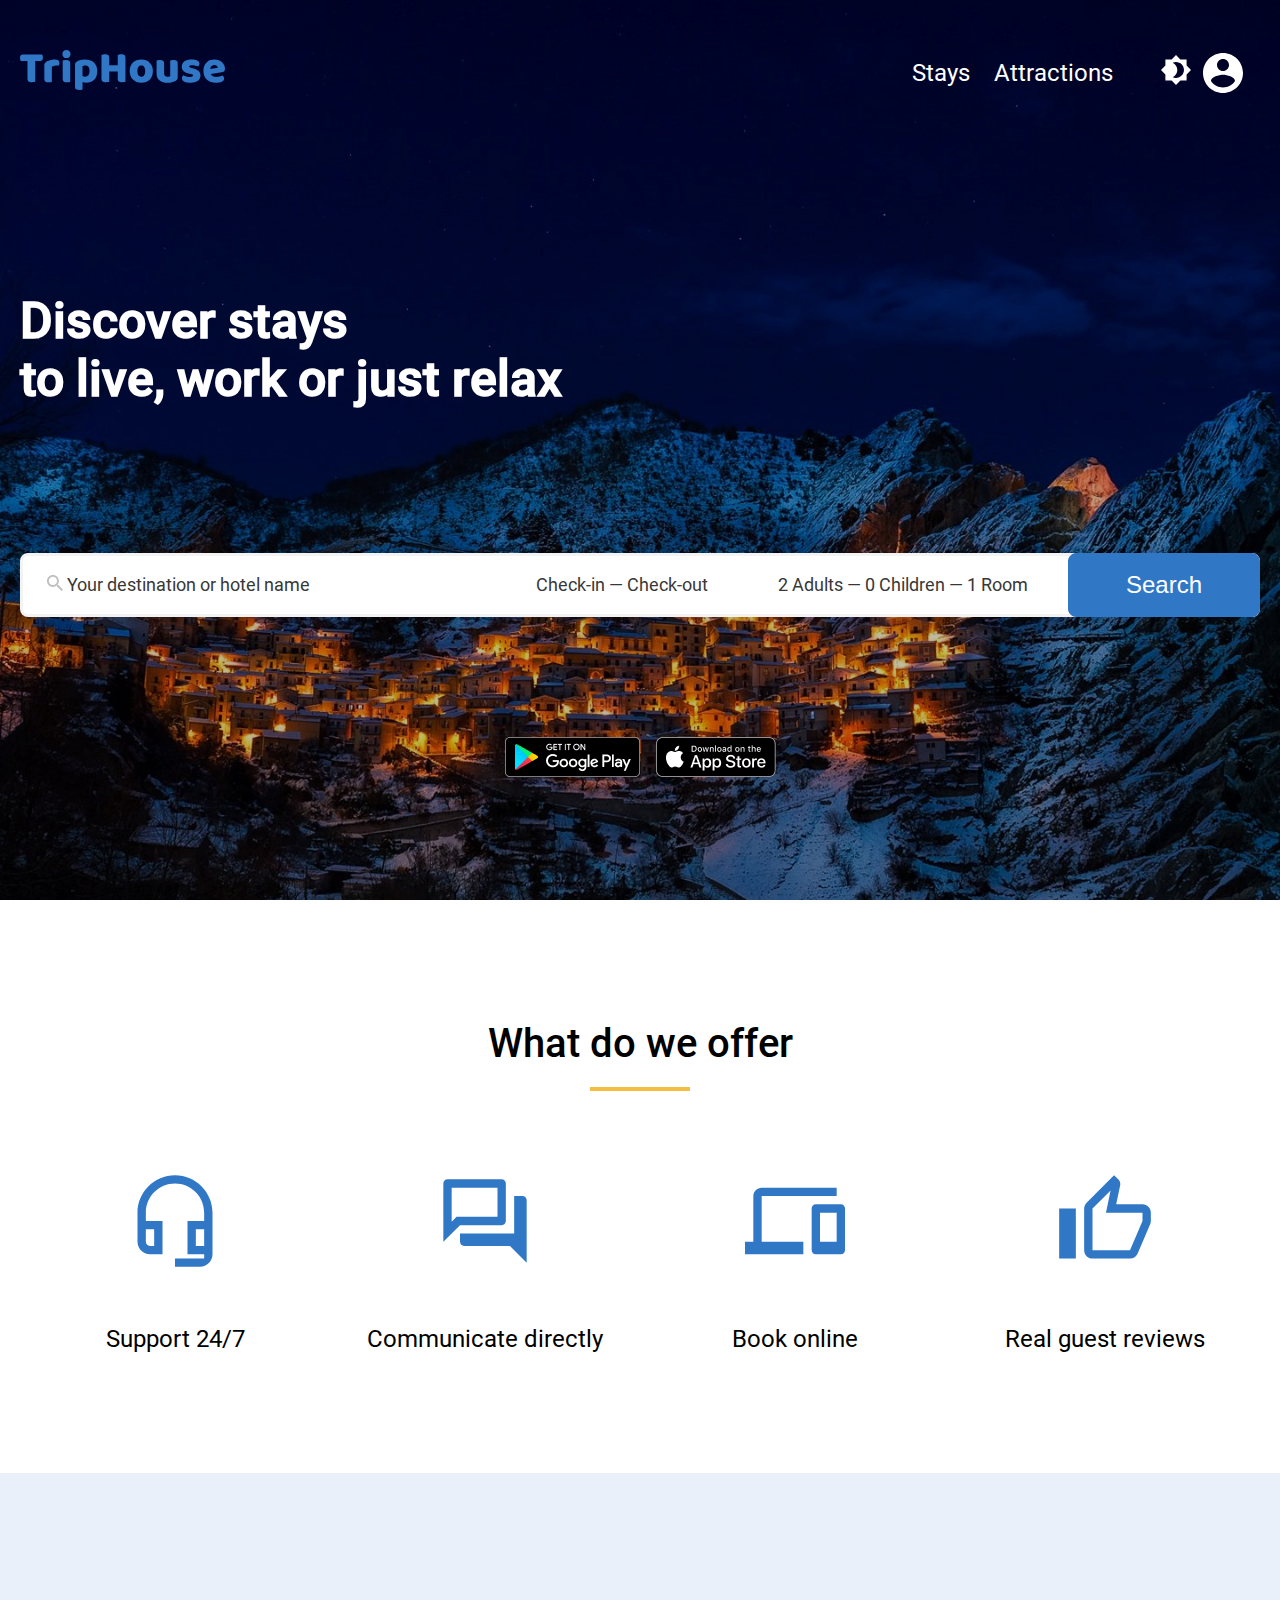
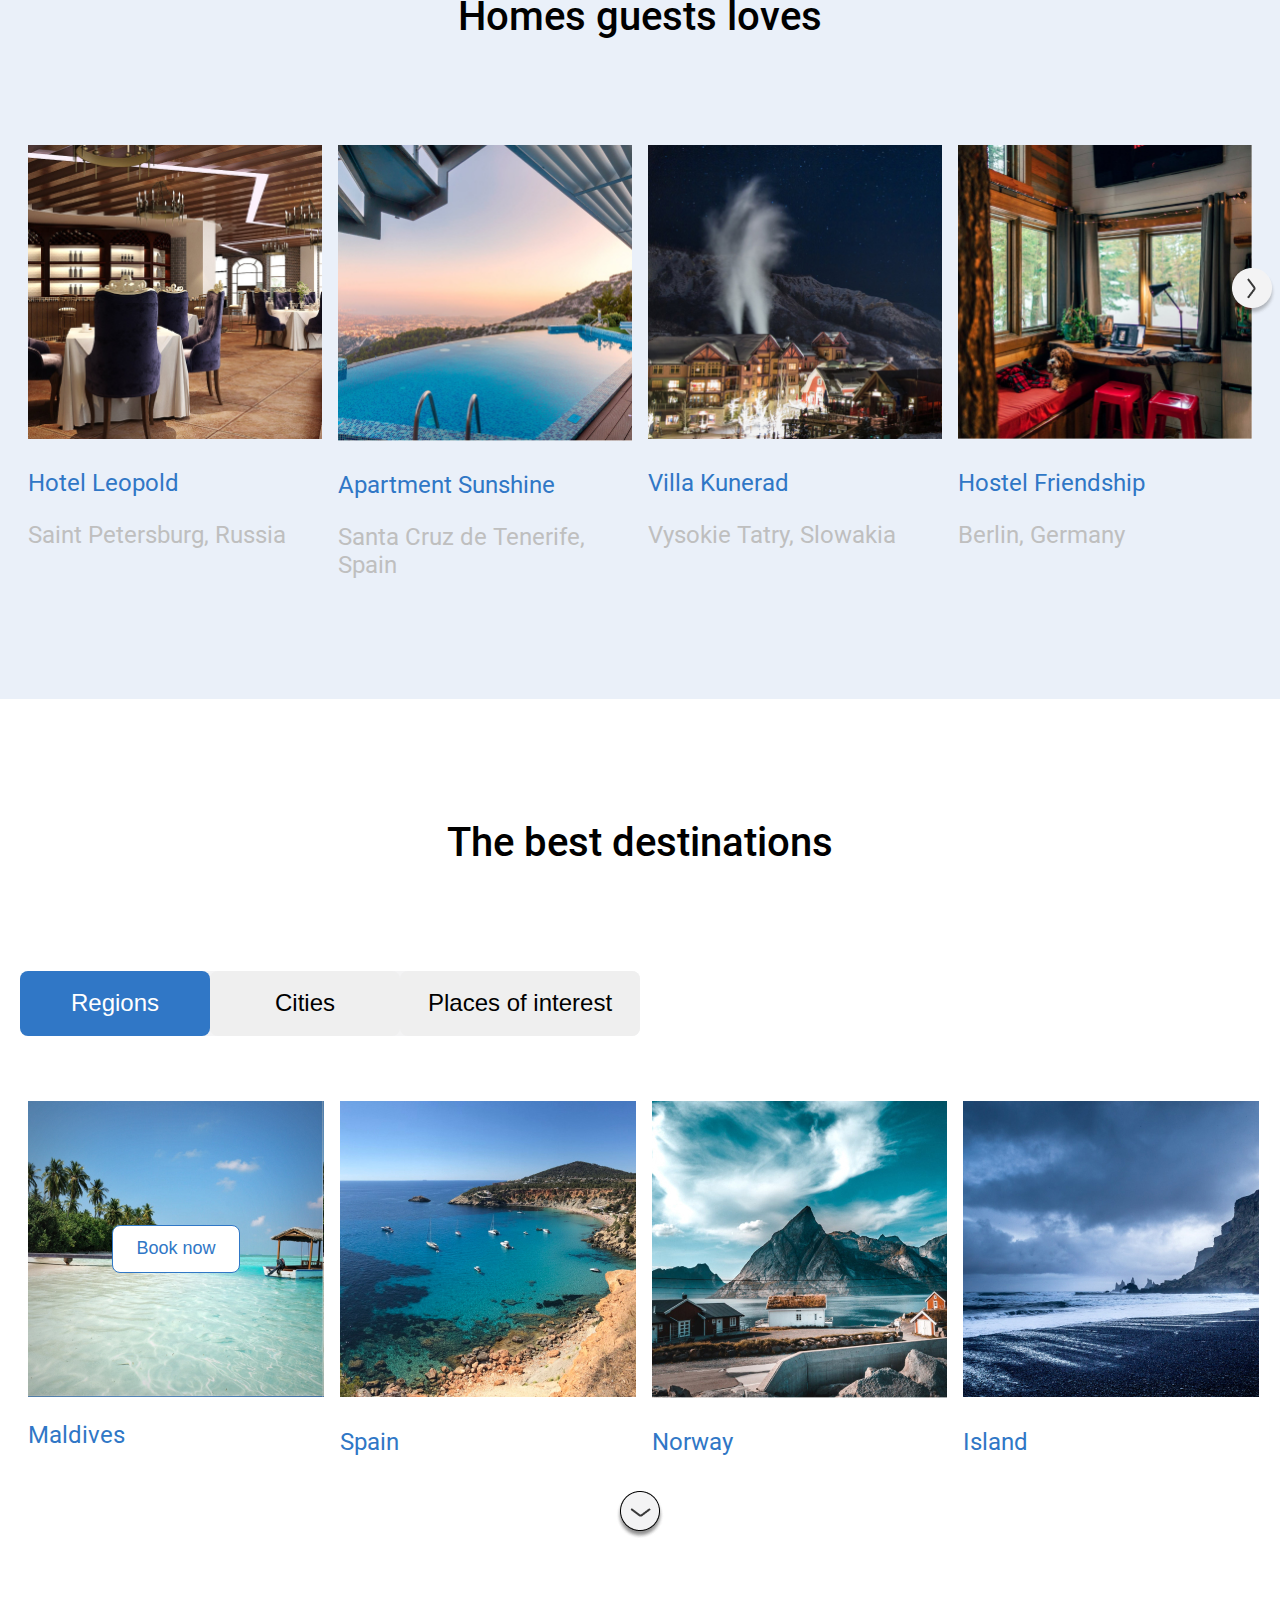
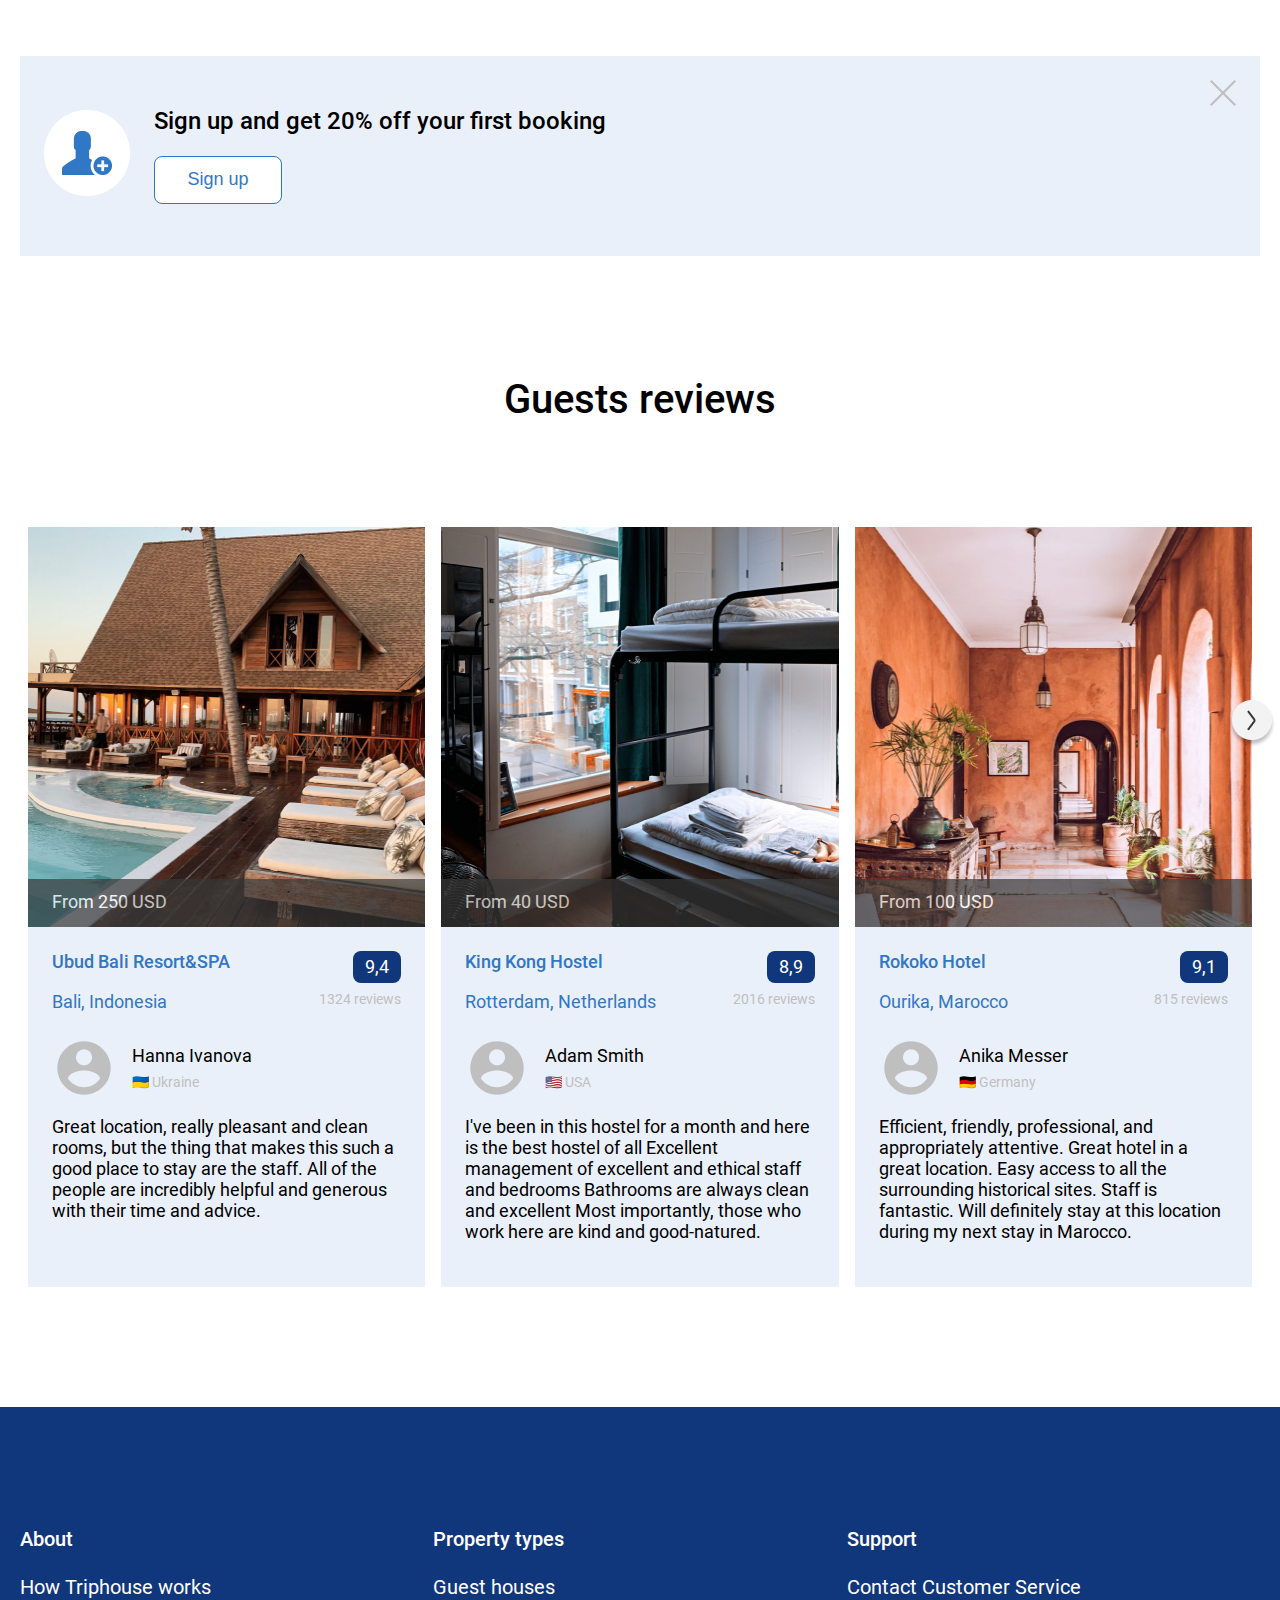
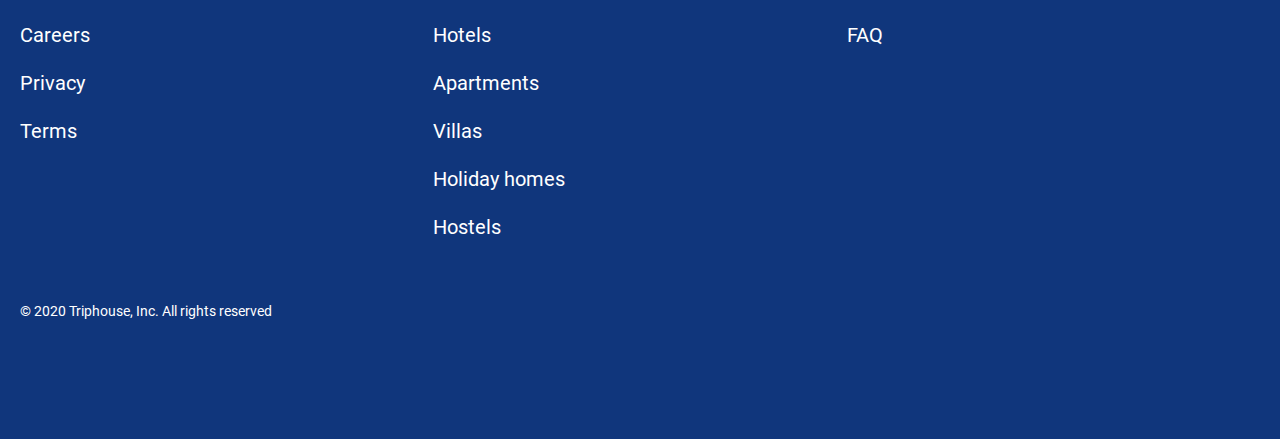
<file: index.html>
<!DOCTYPE html>
<html lang="en">
<head>
    <meta charset="UTF-8">
    <meta name="viewport" content="width=device-width, initial-scale=1.0">
    <title>Title</title>
    <link rel="stylesheet" href="./styles/styles.css">
</head>
<body>
<div class="wrapper">
<header class="header">
    <div class="header-content">
        <nav class="header-logo col-xl-12 col-sm-12">
            <div>
                <img src="./images/logo.svg" alt="logo">
            </div>
            <div class="header-menu">

                <div class="header-links">
                    <div class="underline-stays">
                        <p>Stays</p>
                    </div>
                    <div class="underline-attractions">
                        <p>Attractions</p>
                    </div>
                </div>

                <div class="header-img">
                    <div class="image-sun">
                        <img src="./images/Night.svg" alt="night">
                    </div>
                    <img src="./images/AccountHeader.svg" alt="account">
                    <div class="humburger-menu">
                        <div class="humburger"></div>
                        <div class="humburger"></div>
                        <div class="humburger"></div>
                    </div>
                </div>
            </div>

        </nav>
        <div class="font-bold col-xl-12 col-sm-12">
            <h1>Discover stays<br>
                to live, work or just relax
            </h1>
        </div>
        <div class="form-search col-sm-12">
            <form class="header-search col-xl-12 col-sm-12">
                <div class="search-block col-sm-12">
                        <div class="label-block">
                            <img src="./images/Vector.svg" alt="vector">
                            <label>Your destination or hotel name</label>
                        </div>
                        <div class="input-block">
                            <input type="text" name="search-input" placeholder="New York">
                        </div>
                </div>
                <div class="search-data col-sm-12">
                    <div class="data-label">
                        <label>Check-in — Check-out</label>
                    </div>

                    <div class="data-label-2">
                        <div class="col-sm-6">Check-in data</div>
                        <div class="col-sm-6">Check-out data</div>
                    </div>

                    <div class="data-block col-sm-12">
                        <input class="col-sm-6" type="text" name="data-in" placeholder="Tue 15 Sept" >
                        <span>&nbsp—&nbsp</span>
                        <input class="col-sm-6" type="text" name="data-out" placeholder="Sat 19 Sept" >
                    </div>
                </div>
                <div class="filter-block col-sm-12">
                    <div class="filter-label">
                        <label>2 Adults — 0 Children — 1 Room</label>
                    </div>
                    <div class="filter-input">
                        <input type="text" name="filter-abults" placeholder="2 Adults">
                        <span>&nbsp—&nbsp</span>
                        <input type="text" name="filter-children" class="filter-children" placeholder="0 Children">
                        <span>&nbsp—&nbsp</span>
                        <input type="text" name="filter-room" placeholder="1 Room">
                    </div>
                </div>
                <div class="filter-input-2 col-sm-12">
                    <div class="col-sm-6">
                        <span>Adults<p>2</p></span>
                    </div>
                    <hr>
                    <div class="col-sm-6">
                        <span>Children<p>0</p></span>
                    </div>
                    <hr>
                    <div class="col-sm-6">
                        <span>Rooms<p>1</p></span>
                    </div>
                </div>
                <div class="header-button col-sm-12">
                    <button class="button-blue ">Search</button>
                </div>
            </form>
        </div>
        <div class="header-apps col-xl-12">
            <img src="./images/google-play-badge.png" alt="google play badge">
            <img src="./images/App_Store_Badge.png" alt="app store badge">
        </div>
    </div>
</header>

<main class="main">
    <section class="offer col-xl-12">
        <div class="section-title section-title-underline col-xl-12">
            <h2>What do we offer</h2>

        </div>
        <div class="section-content offer_icons col-xl-12">
            <div class="icon col-xl-3 col-sm-12">
                <img src="./images/headsetMic.svg" alt="Support 24/7">
                <p>Support 24/7</p>
            </div>
            <div class="icon col-xl-3 col-sm-12">
                <img src="./images/communicate.svg" alt="Communicate directly">
                <p>Communicate directly</p>
            </div>
            <div class="icon col-xl-3 col-sm-12">
                <img src="./images/notebook.svg" alt="Book online">
                <p>Book online</p>
            </div>
            <div class="icon col-xl-3 col-sm-12">
                <img src="./images/reviews.svg" alt="Real guest reviews">
                <p>Real guest reviews</p>
            </div>
        </div>
    </section>
    <section class="homes-guests col-sm-12">
        <div class="section-title col-xl-12 col-sm-12">
            <h2>Homes guests loves</h2>
        </div>
        <div class="offer-hotel section-content col-xl-12">
            <div class="hotel-foto foto-on col-xl-3 col-sm-6">
                <div class="hotel-img col-sm-12">
                    <img srcset="./images/hotelLeopoid.jpg"
                         alt="Hotel Leopold">
                </div>
                <p>Hotel Leopold</p>
                <p><span>Saint Petersburg, Russia</span></p>
            </div>
            <div class="hotel-foto foto-on col-xl-3 col-sm-6">
                <div class="hotel-img col-sm-12">
                <img src="./images/apartmentSunshine.jpg"
                     alt="Apartment Sunshine">
                    <div class="arrow-right-2">
                        <img src="images/arrowRight.png" alt="right arrow">
                    </div>
                </div>
                <p>Apartment Sunshine</p>
                <p><span>Santa  Cruz de Tenerife, Spain</span></p>
            </div>
            <div class="hotel-foto col-xl-3 foto-off">
                <div class="hotel-img">
                <img src="./images/villaKunerad.jpg"
                     alt="Villa Kunerad">
                </div>
                <p>Villa Kunerad</p>
                <p><span>Vysokie Tatry, Slowakia</span></p>
            </div>
            <div class="hotel-foto col-xl-3 foto-off">
                <div class="hotel-img col-xl-12">
                <img src="./images/hostelFriendship.jpg"
                     alt="Hostel Friendship">
                    <div class="arrow-right">
                        <img src="images/arrowRight.png" alt="right arrow">
                    </div>
                </div>
                <p>Hostel Friendship</p>
                <p><span>Berlin, Germany</span></p>
            </div>

        </div>

    </section>
    <section class="best-destinations col-sm-12">
        <div class="section-title col-xl-12 col-sm-12">
            <h2>The best destinations</h2>
        </div>
        <div class="section-content col-sm-12">
            <div class="destinations-button col-sm-12">
                <button class="button-regions col-sm-4" name="button-regions">Regions</button>
                <button class="button-cities col-sm-4" name="button-cities">Cities</button>
                <button class="button-places col-sm-4" name="button-places"><p>Places of interest</p><span>Plases</span></button>
            </div>
            <div class="destination-foto col-xl-12 col-sm-12">
                <div class="foto col-xl-3 col-sm-6">
                    <div class="destination-foto1">
                        <button name="buttonBoockNow" class="button-blue">Book now</button>
                        <img src="./images/Maldives.jpg" alt="foto Maldives">
                    </div>
                    <p>Maldives</p>
                </div>
                <div class="foto col-xl-3 col-sm-6">
                    <img src="./images/Spain.jpg" alt="foto Spain">
                    <p>Spain</p>
                </div>
                <div class="foto col-xl-3 foto-off">
                    <img src="./images/Norway.jpg" alt="foto Norway">
                    <p>Norway</p>
                </div>
                <div class="foto col-xl-3 foto-off">
                    <img src="./images/Island.jpg" alt="foto Island">
                    <p>Island</p>
                </div>

                <div class="arrow-down col-xl-12">
                    <img src="images/arrowDown.png" alt="down arrow">
                </div>
                </div>
        </div>
    </section>
    <section class="sing-up section-content col-xl-12">
        <div class="sing-up-user col-xl-6">
            <div>
                <img class="foto-off" src="./images/user.png" alt="user">
                <img class="logo-triphouse" src="./images/logo-triphouse.svg" alt="logo trip house">
            </div>
            <div class="sing-up-booking">
                <p>Sign up and get 20% off your first booking</p><span>Sign up in the app and get 20% off your first booking</span>
                <button class="button-blue" name="sign-up"><p>Sign up</p><span>Install</span></button>
            </div>
        </div>
        <div class="sing-up-close">
            <img src="./images/close1.png" alt="close">
        </div>
    </section>
    <section class="guests col-sm-12">
        <div class="section-title col-xl-12 col-sm-12">
            <h2 class="new-titel">Reviews</h2>
            <h2>Guests reviews</h2>
        </div>
        <div class="section-content guests-reviews col-xl-12">
            <div class="reviews col-xl-4">
                <div class="reviews-image col-xl-12 col-sm-12">
                    <img src="./images/BaliIndonesia.jpg" alt="Bali Indonesia">
                    <div class="reviews-price col-xl-12 foto-off"><p>From 250 USD</p></div>
                </div>
                <div class="reviews-content">
                    <div class="reviews-hotel">
                        <p class="font-bold">Ubud Bali Resort&SPA</p>
                        <div class="reviews-score">
                            <span>9,4</span>
                        </div>
                    </div>
                    <div class="reviews-plase">
                        <p class="plase-countru">Bali, Indonesia</p>
                        <p class="plase-views">1324 reviews</p>
                    </div>
                    <div class="reviews-account">
                        <img src="images/Account.png" alt="account image">
                        <div class="account-user">
                            <p class="user-name">Hanna Ivanova</p>
                            <p class="user-countru">&#x1F1FA;&#x1F1E6; Ukraine</p>
                        </div>
                    </div>
                    <div class="reviews-text">
                        <p>
                            Great location, really pleasant and clean rooms,
                            but the thing that makes this such a good place
                            to stay are the staff. All of the people are
                            incredibly helpful and generous with their time
                            and advice.
                        </p>
                    </div>
                    <div class="reviews-navigation">
                        <img src="./images/navigation.svg" alt="rewiews navigation">
                    </div>
                </div>
            </div>
            <div class="reviews col-xl-4 foto-off">
                <div class="reviews-image col-xl-12">
                    <img src="./images/RotterdamNetherlands.jpg" alt="Rotterdam, Netherlands">
                    <div class="reviews-price col-xl-12"><p>From 40 USD</p></div>
                </div>
                <div class="reviews-content">
                    <div class="reviews-hotel">
                        <p class="font-bold">King Kong Hostel</p>
                        <div class="reviews-score">
                            <span>8,9</span>
                        </div>
                    </div>
                    <div class="reviews-plase">
                        <p class="plase-countru">Rotterdam, Netherlands</p>
                        <p class="plase-views">2016 reviews</p>
                    </div>
                    <div class="reviews-account">
                        <img src="images/Account.png" alt="account image">
                        <div class="account-user">
                            <p class="user-name">Adam Smith</p>
                            <p class="user-countru">&#127482;&#127474; USA</p>
                        </div>
                    </div>
                    <div class="reviews-text">
                        <p>
                            I've been in this hostel for a month and here is the best hostel of all
                            Excellent management of excellent and ethical staff and bedrooms Bathrooms are always clean and excellent
                            Most importantly, those who work here are kind and good-natured.
                        </p>
                    </div>
                </div>
            </div>
            <div class="reviews col-xl-4 foto-off">
                <div class="reviews-image col-xl-12">
                    <img src="./images/OurikaMarocco.jpg" alt="Ourika Marocco">
                    <div class="reviews-price col-xl-12"><p>From 100 USD</p></div>
                    <div class="arrow-right">
                        <img src="images/arrowRight.png" alt="right arrow">
                    </div>
                </div>
                <div class="reviews-content">
                    <div class="reviews-hotel">
                        <p class="font-bold">Rokoko Hotel</p>
                        <div class="reviews-score">
                            <span>9,1</span>
                        </div>
                    </div>
                    <div class="reviews-plase">
                        <p class="plase-countru">Ourika, Marocco</p>
                        <p class="plase-views">815 reviews</p>
                    </div>
                    <div class="reviews-account">
                        <img src="images/Account.png" alt="account image">
                        <div class="account-user">
                            <p class="user-name">Anika Messer</p>
                            <p class="user-countru">&#127465;&#127466; Germany</p>
                        </div>
                    </div>
                    <div class="reviews-text">
                        <p>
                            Efficient, friendly, professional, and appropriately attentive.
                            Great hotel in a great location. Easy access to all the surrounding
                            historical sites. Staff is fantastic.
                            Will definitely stay at this location during my next stay in Marocco.
                        </p>
                    </div>
                </div>
            </div>
        </div>
    </section>
</main>

<footer>
    <div class="footer col-xl-12 col-sm-12">
        <div class="footer-logo col-sm-12">
            <img src="./images/footer-logo.svg" alt="logo">
        </div>
        <div class="footer-content col-xl-12">
            <div class="col-xl-4">
                <span class="font-bold"><a href="./">About</a></span>
                <ul>
                    <li><a href="./">How Triphouse works</a></li>
                    <li><a href="./">Careers</a></li>
                    <li><a href="./">Privacy</a></li>
                    <li><a href="./">Terms</a></li>
                </ul>
            </div>
            <div class="col-xl-4">
                <span class="font-bold"><a href="./">Property types</a></span>
                <ul>
                    <li><a href="./">Guest houses</a></li>
                    <li><a href="./">Hotels</a></li>
                    <li><a href="./">Apartments</a></li>
                    <li><a href="./">Villas</a></li>
                    <li><a href="./">Holiday homes</a></li>
                    <li><a href="./">Hostels</a></li>
                </ul>
            </div>
            <div class="col-xl-4">
                <span class="font-bold"><a href="./">Support</a></span>
                <ul>
                    <li><a href="./">Contact Customer Service</a></li>
                    <li><a href="./">FAQ</a></li>
                </ul>
            </div>
        </div>
        <div class="col-xl-12 col-sm-12">
            <p>© 2020 Triphouse, Inc. All rights reserved</p>
        </div>
    </div>
</footer>
</div>
</body>
</html>
</file>
<file: styles/styles.css>
@import url('./fonts.css');

*{
    padding: 0;
    margin: 0;
    box-sizing: border-box;
}
body, html{
    height: 100%;
    font-family: 'Roboto', sans-serif;
    font-weight: 400;
    font-size: 24px;
}
h1{
    font-size: 50px;
    margin-bottom: 145px;
}
h2{
    font-family: 'Roboto', sans-serif;
    font-weight: 500;
    font-size: 40px;
}
:root {
 --column-count: 12;
}
.font-bold{
    font-family: 'Roboto', sans-serif;
    font-weight: 500;
}

.wrapper{
    min-height: 100%;
    display: flex;
    flex-direction: column;
}


.header{
    height: 100vh;
    min-height: 900px;
    background-image: url("../images/castelmezzano1979546.png");
    background-repeat: no-repeat;
    background-size: cover;
    box-shadow: inset 100pc 100pc 0 0 rgba(0,0,7,0.25);
    color: #FFFFFF;
    display: flex;
    flex-direction: column;
    align-items: center;
}
.header-content{
    width: 1240px;
    padding-top: 50px;
}
.header-logo{
    display: flex;
    justify-content: space-between;
    margin-bottom: 196px;
    padding-right: 5px;
}
.header-menu{
    display: flex;
    flex-direction: row;
    align-items: center;
}
.header-links{
    position: relative;
    display: flex;
    flex-direction: row;
    margin-right: 24px;
}
.header-links p {
    padding-right: 24px;
}




@keyframes underline-stays-animation{
    0% {width: 0px;}
    100% {width: 50px;}
}
.underline-stays:hover::before{
    content: "";
    padding-bottom: 38px;
    left: 5px;
    position: absolute;
    border-bottom: 4px solid #F5BD41;
    animation-name: underline-stays-animation;
    animation-duration: .5s;
    animation-fill-mode: both;
}

@keyframes underline-attractions-animation{
    0% {width: 0px;}
    100% {width: 112px;}
}
.underline-attractions:hover::before{
    content: "";
    padding-bottom: 36px;
    left: 86px;
    position: absolute;
    border-bottom: 4px solid #F5BD41;
    animation-name: underline-attractions-animation;
    animation-duration: .5s;
    animation-fill-mode: both;
}


.header-img{
    display: flex;
    align-items: center;
    width: 94px;
    justify-content: space-between;
}

.header-search{
    background-color: #FFFFFF;
    border: 3px solid #F3F3F4;
    border-radius: 8px;
    margin-bottom: 120px;
    width: 1230px;
    height: 64px;
    font-size: 18px;
    display: flex;
}
.search-block{
    position: relative;
    width: 100%;
}
.search-block:hover .label-block{
    position: absolute;
    color: #FFFFFF;
    top: -62px;
}
.search-block:hover .input-block{
    display: flex;
}
.label-block{
    color: #383838;
    padding: 18px 24px;
}
.label-block image{
    display: none;
}
.input-block{
    display: none;
}
.input-block input {
    font-size: 18px;
    color: #383838;
    padding: 18px 24px;
    width: 100%;
    height: 64px;
    margin-top: -3px;
    margin-left: -3px;
    border-radius: 8px;
    border: 3px solid #F5BD41;
    outline:none;
}
.search-data{
    position: relative;
}
.search-data:hover .data-label{
    position: absolute;
    color: #FFFFFF;
    top: -62px;
    left: -24px;
}
.search-data:hover .data-block{
    display: flex;
}
.data-label{
    width: 264px;
    color: #383838;
    text-align: center;
    padding-top: 18px;
}
.data-label-2{
    display: none;
}
.data-block{
    display: none;
}
.data-block-in{
    display: none;
}
.data-block input{
    width: 50%;
    font-size: 18px;
    color: #383838;
    border: none;
    outline:none;
}
.data-block{
    padding: 0 24px;
    width: 264px;
    height: 64px;
    margin-top: -3px;
    margin-left: -3px;
    border-radius: 8px;
    border: 3px solid #F5BD41;
}
.data-block span{
    color: #383838;
    padding-top: 18px;
}
.filter{
    width: 314px;
    color: #383838;
    padding: 22px 24px;
}
.filter-block{
    position: relative;
}
.filter-block:hover .filter-input{
    display: flex;
    align-items: center;
    justify-content: center;
}

.filter-block:hover .filter-label{
    display: none;
}
.filter-label{
    width: 314px;
    color: #383838;
    padding-left: 24px;
    padding-top: 18px;
}
.filter-input{
    display: none;
}
.filter-block input{
    width: 33%;
    text-align: center;
    font-size: 18px;
    font-family: 'Roboto', sans-serif;
    color: #383838;
    border: none;
    outline:none;
}
.filter-children{
    width: 82px;
}
.filter-input-2{
    display: none;
}
.filter-input{
    padding: 0 24px;
    width: 314px;
    height: 64px;
    margin-top: -3px;
    margin-left: -3px;
    border-radius: 8px;
    border: 3px solid #F5BD41;
}
.filter-block span{
    color: #383838;
}
.header-button button{
    margin-top: -3px;
    margin-right: -3px;
    font-size: 24px;
    height: 64px;
    width: 192px;
    color: #FFFFFF;
    background-color: #3077C6;
}
.header-apps{
    display: flex;
    justify-content: center;
    margin-bottom: 120px;
}
.header-apps img{
    margin:0 8px;
}

.main{
    flex: 1 1 auto;
    display: flex;
    flex-direction: column;
    align-items: center;
}

section{
    background: #FFFFFF;
}
.section-content{
    max-width: 1240px;
}
.section-title {
    font-family: 'Roboto', sans-serif;
    text-align: center;
    padding-top: 120px;
    font-weight: 500;
    font-size: 40px;
    display: flex;
    flex-direction: column;
    align-items: center;
}
.section-title-underline::after{
    content: "";
    width: 100px;
    margin-top: 20px;
    border-bottom: 4px solid #F5BD41;
}
.offer {
    display: flex;
    flex-direction: column;
    align-items: center;
    order: 1;
}
.offer_icons{
    padding: 80px 0 120px;
    display: flex;
}
.icon{
    text-align: center;
    font-family: 'Roboto', sans-serif;
    font-weight: 400;
    font-size: 24px;
    margin: 0 12px;
}
.icon p{
    margin: 0;
    padding-top: 48px;
}

.homes-guests{
    background: #EAF0F9;
    display: flex;
    flex-wrap: wrap;
    justify-content: center;
    order: 2;
}
.offer-hotel{
    display: flex;
    justify-content: space-between;
    margin-top: 105px;
    padding-bottom: 120px;
}
.hotel-foto{
    margin: 0 8px;
}
.hotel-img{
    position: relative;
}
.hotel-img img{
    width: 100%;
}
.arrow-right{
    position: absolute;
    top: 50%;
    right: 0;
    transform: translate(50%, -50%);
}
.arrow-right-2{
    display: none;
}
.hotel-foto p{
    padding-top: 24px;
    font-family: 'Roboto', sans-serif;
    font-weight: 400;
    font-size: 24px;
    color: #3077C6;
}
.hotel-foto span{
    color: #BFBFBF;
}

.best-destinations{
    display: flex;
    flex-wrap: wrap;
    justify-content: center;
    order: 3;
    padding-bottom: 200px;
}

.destinations-button{
    width: 620px;
    height: 65px;
    background-color: #F3F3F4;
    border-radius: 8px;
    margin: 105px 0 65px;
    display: flex;
}
.destinations-button button{
    border-width: 0;
    border-radius: 8px;
    font-size: 24px;
    height: 65px;
}
.button-places span{
   display: none;
}
.button-regions{
    background-color: #3077C6;
    color: #FFFFFF;
    width: 190px;
}
.button-cities{
    width: 190px;
}
.button-places{
    width: 240px;
}
.destination-foto{
    display: flex;
    position: relative;
}
.foto{
    margin: 0 8px;
}
.destination-foto p{
    padding-top: 24px;
    color: #3077C6;
}
.destination-foto1{
    position: relative;
    display: flex;
    align-items: center;
    justify-content: center;
    background-image: url("../images/Maldives.jpg");
    width: 296px;
    height: 296px;
    box-shadow: inset 0 0 104px 8px rgba(56, 56, 56, 0.4);
}
.destination-foto1 img{
    display: none;
}
.button-blue{
    font-size: 18px;
    width: 128px;
    height: 48px;
    background-color: #FFFFFF;
    border: 1px solid #3077C6;
    border-radius: 8px;
    color: #3077C6;
}
.arrow-down{
    position: absolute;
    text-align: center;
    bottom: 0;
    margin-bottom: -90px;
}

.sing-up{
    background-color: #EAF0F9;
    display: flex;
    justify-content: space-between;
    order: 4;
}
.sing-up-user{
    padding: 0 24px;
    height: 200px;
    display: flex;
    align-items: center;
    order: 1;
}
.logo-triphouse{
    display: none;
}
.sing-up-user p{
    padding-bottom: 21px;
    font-weight: 500;
}
.sing-up img{
    top: 24px;
}
.sing-up-booking{
    padding-left: 24px;
    display: block;
}
.button-blue p{
    font-size: 18px;
    height: 50%;
}
.sing-up-booking span{
    display: none;
}
.sing-up-close{
    padding: 24px;
    order: 2;
}

.guests{
    display: flex;
    justify-content: center;
    flex-wrap: wrap;
    order: 5;
}
.new-titel{
    display: none;
}
.guests-reviews{
    display: flex;
    margin-bottom: 120px;
}
.reviews{
    margin: 104px 8px 0;
}
.reviews-image{
    position: relative;
    height: 400px;
}
.reviews-image img{
    width: 100%;
    height: 100%;
}
.reviews-price{
    height: 48px;
    font-size: 18px;
    padding: 12px 24px;
    background-color: #383838;
    opacity: .7;
    position: absolute;
    bottom: 0;
}
.reviews-price p{
    color: #FFFFFF;
    opacity: 1;
}
.reviews-content{
    background-color: #EAF0F9;
    height: 360px;
}
.reviews-hotel{
    display: flex;
    justify-content: space-between;
    padding: 24px 24px 8px;
}
.reviews-hotel p{
    font-size: 18px;
    color: #3077C6;
}
.reviews-score {
    width: 48px;
    height: 32px;
    border-radius: 8px;
    background-color: #10367C;
    color: #FFFFFF;
    display: flex;
    justify-content: center;
    align-items: center;
    font-size: 18px;
}
.reviews-plase{
    display: flex;
    justify-content: space-between;
    padding: 0 24px 24px;
}
.plase-countru{
    color: #3077C6;
    font-size: 18px;
}
.plase-views{
    color: #BFBFBF;
    font-size: 14px;
}

.reviews-account{
    display: flex;
    align-items: center;
    padding-bottom: 16px;
}
.reviews-account img{
    padding: 0 16px 0 24px;
}
.user-name{
    font-size: 18px;
    padding-bottom: 8px;
}
.user-countru{
    color: #BFBFBF;
    font-size: 14px;
}
.reviews-text{
    font-size: 18px;
    padding: 0 24px 65px;
}
.reviews-navigation{
    display: none;
}

footer{
    width: 100%;
    background-color: #10367C;
    color: #FFFFFF;
    font-size: 20px;
    display: flex;
    justify-content: center;
}
.footer{
    padding: 120px 0;
    max-width: 1240px;
}
.footer-logo{
    display: none;
}
footer a{
    color: #FFFFFF;
    text-decoration: none;
}
footer li{
    list-style-type: none;
    margin: 24px 0;
}
.footer-content{
    margin-bottom: 40px;
    display: flex;
}
footer p{
    text-align: left;
    font-size: 14px;
}

@media screen and (min-width: 1240px){
    .col-xl-1  {width: calc(100% / var(--column-count) * 1)}
    .col-xl-2  {width: calc(100% / var(--column-count) * 2)}
    .col-xl-3  {width: calc(100% / var(--column-count) * 3)}
    .col-xl-4  {width: calc(100% / var(--column-count) * 4)}
    .col-xl-5  {width: calc(100% / var(--column-count) * 5)}
    .col-xl-6  {width: calc(100% / var(--column-count) * 6)}
    .col-xl-7  {width: calc(100% / var(--column-count) * 7)}
    .col-xl-8  {width: calc(100% / var(--column-count) * 8)}
    .col-xl-9  {width: calc(100% / var(--column-count) * 9)}
    .col-xl-10 {width: calc(100% / var(--column-count) * 10)}
    .col-xl-11 {width: calc(100% / var(--column-count) * 11)}
    .col-xl-12 {width: calc(100% / var(--column-count) * 12)}

}



@media screen and (max-width: 1240px) {
    .col-sm-1  {width: calc(100% / var(--column-count) * 1);}
    .col-sm-2  {width: calc(100% / var(--column-count) * 2);}
    .col-sm-3  {width: calc(100% / var(--column-count) * 3);}
    .col-sm-4  {width: calc(100% / var(--column-count) * 4);}
    .col-sm-5  {width: calc(100% / var(--column-count) * 5);}
    .col-sm-6  {width: calc(100% / var(--column-count) * 6);}
    .col-sm-7  {width: calc(100% / var(--column-count) * 7);}
    .col-sm-8  {width: calc(100% / var(--column-count) * 8);}
    .col-sm-9  {width: calc(100% / var(--column-count) * 9);}
    .col-sm-10 {width: calc(100% / var(--column-count) * 10);}
    .col-sm-11 {width: calc(100% / var(--column-count) * 11);}
    .col-sm-12 {width: calc(100% / var(--column-count) * 12);}

    .header {
        min-height: 540px;
    }
    .header-content{
        max-width: 320px;
        padding-top: 16px;
        display: flex;
        flex-wrap: wrap;
        justify-content: center;
    }
    .header-logo{
        padding: 0;
        margin-bottom: 48px;
    }
    .header-logo img{
        width: 122px;
    }
    .header-links{
        display: none;
    }
    .header-img{
        position: relative;
        justify-content: flex-start;
        padding-left: 5px;
    }
    .header-img img{
        width: 24px;
    }
    .image-sun img{
        width: 16px;
        margin-right: 16px;
    }
    .humburger-menu{
        position: absolute;
        right: 4px;
        top: -5px;
    }
    .humburger{
        height: 24px;
        width: 2px;
        background-color: #FFFFFF;
        margin-bottom: -17px;
        transform: rotate(90deg);
    }
    h1{
        font-size: 30px;
        font-weight: 400;
        margin-bottom: 32px;
    }
    .form-search{
        background-color: #F5BD41;
        margin-bottom: 32px;
    }
    .header-search{
        height: auto;
        background-color: unset;
        flex-wrap: wrap;
        border: none;
        font-size: 15px;
        font-weight: 500;
        margin-bottom: 0;
    }
    .search-block:hover .label-block{
        display: none;
    }
    .search-block:hover .input-block{
        display: flex;
    }
    .input-block input {
        border: none;
        margin: 0;
        height: 48px;
    }
    .label-block{
        height: 48px;
        padding: 16px 0;
        align-items: center;
    }
    .label-block img{
        display: unset;
        padding: 0 8px 0 12px;
    }
    .search-block{
        margin: 8px;
        background-color: #FFFFFF;
        border-radius: 4px;
        height: 48px;
    }
    .search-data{
        margin: 0 4px 8px;

    }
    .data-label{
        display: none;
    }
    .data-label-2{
        display: flex;
        justify-content: space-between;
    }
    .data-label-2 div{
        margin: 0 4px;
        background-color: #FFFFFF;
        border-radius: 4px;
        color: #383838;
        font-size: 12px;
        padding: 6px 8px;
    }
    .data-block{
        display: flex;
        justify-content: space-between;
        padding: 0;
        margin-top: -4px;
        margin-left: 0;
        border: unset;
        height: auto;
    }
    .data-block input{
        margin: -4px 4px 0;
        border-radius: 4px;
        font-size: 15px;
        padding: 6px 8px;
        height: 30px;
    }
    .data-block span{
        display: none;
    }

    .filter-block{
        display: none;
    }
    .filter-input-2{
        padding: 6px 0;
        display: flex;
        color: #383838;
        height: 48px;
        background-color: #FFFFFF;
        border-radius: 4px;
        margin: 0 8px;
    }
    .filter-input-2 span{
        padding: 0 8px;
        font-size: 12px;
        font-weight: 400;
    }
    .filter-input-2 p{
        padding: 4px 8px;
        font-size: 15px;
        font-weight: 500;
    }
    .filter-input-2 hr{
        height: 32px;
        width: 1px;
        align-items: center;
    }
    .header-button{
        padding: 0 8px;
    }
    .header-button button{
        width: 100%;
        height: 48px;
        font-weight: 500;
        font-size: 19px;
        border-radius: 4px;
        margin: 8px 0;
    }
    .header-apps {
        margin-bottom: 40px;
    }

    .section-title-underline::after{
        width: 0;
    }
    h2{
        font-size: 28px;
        font-weight: 500;
    }
    .section-title{
        padding-top: 24px;
        padding-bottom: 8px;
    }
    .section-content {
        max-width: 320px;
    }
    .offer_icons{
        padding-top: 0;
        padding-bottom: 8px;
        display: unset;
    }
    .icon{
        padding-bottom: 26px;
        margin: 0;
    }
    .icon img{
        width: 70px;
    }
    .icon p{
        padding-top: 16px;
        font-size: 0.6em;
    }

    .offer-hotel{
        margin-top: 24px;
        padding-bottom: 40px;
    }
    .hotel-foto{
        margin:0 4px;
    }
    .foto-off{
        display: none;
    }
    .hotel-foto p{
        padding-top: 8px;
        font-size: 12px;
    }
    .hotel-foto span{
        font-size: 12px;
    }
    .arrow-right-2{
        display: unset;
    }
    .arrow-right-2 img{
        width: 28px;
        position: absolute;
        top: 50%;
        right: -28px;
        transform: translate(-50%, -50%);
    }

    .best-destinations{
        padding-bottom: 40px;
    }
    .destinations-button{
        width: auto;
        height: 32px;
        background-color: #FFFFFF;
        margin: 32px 0 24px;
        justify-content: space-between;
    }
    .destinations-button button{
        font-size: 18px;
        height: 32px;
        border-radius: 4px;
    }
    .destinations-button .button-cities{
        background-color: #FFFFFF;
        border: 3px solid #F3F3F4;
    }
    .destinations-button .button-places{
        background-color: #FFFFFF;
        border: 3px solid #F3F3F4;
    }
    .button-cities{
        margin: 0 16px;
    }
    .button-places span{
        display: unset;
    }
    .button-places p{
           display: none;
       }
    .destination-foto img{
        width: 156px;
    }
    .destination-foto1{
        background-image: none;
        width: 156px;
        height: auto;
        display: unset;
        box-shadow: none;
    }
    .destination-foto1 button{
        display: none;
    }
    .destination-foto1 img{
        display: unset;
    }
    .destination-foto p{
        font-size: 12px;
        padding-top: 2px;
    }
    .destination-foto{
        position: relative;
    }
    .foto{
        margin: 0 8px 0 0;
    }
    .arrow-down img{
        width: 28px;
        transform: rotate(-90deg);
    }
    .arrow-down{
        height: 28px;
        position: absolute;
        top: calc(50% - 14px);
        transform: translate(-50%, -50%);
        right: -30px;
    }

    .sing-up{
        align-items: center;
        background-color: #FFFFFF;
    }
    .sing-up-user{
        height: 106px;
        padding: 0;
    }
    .logo-triphouse{
        display: unset;
    }
    .sing-up-booking p{
        display: none;
    }
    .sing-up-booking span{
        display: unset;
    }
    .sing-up-user p {
        padding-bottom: 0;
        font-weight: 400;
    }
    .sing-up-close{
        order: 0;
        padding: 16px 16px 16px 0;
    }
    .sing-up-close img{
        width: 16px;
    }
    .sing-up-booking span{
        font-size: 12px;
    }
    .sing-up-booking{
        display: flex;
        align-items: center;
        padding-left: 16px;
    }
    .sing-up-booking, .button-blue span{
        font-size: 14px;
        font-weight: 500;
    }
    .button-blue{
        background-color: unset;
        border: 0px solid #3077C6;
        margin: 16px 0 16px;
    }

    .guests{
        background-color: #EAF0F9;
        order: 3;
    }
    .guests h2{
        display: none;
    }
    .guests .new-titel{
        display: unset;
        padding-bottom: 32px;
    }
    .reviews{
        margin-top: 0;
    }
    .reviews-content{
        height: auto;
        margin-bottom: 40px;
    }
    .guests-reviews{
        margin-bottom: 0;
    }
    .reviews-image{
        height: 325px;
    }
    .reviews-image img{
        height: 325px;
        width: auto;
    }
    .reviews-content p, span{
        font-size: 15px;
    }
    .reviews-hotel{
        padding: 8px 0 4px;
    }
    .reviews-score{
        width: 40px;
        height: 26px;
    }
    .reviews-plase{
        padding: 0 0 12px;
    }
    .reviews-plase .plase-views{
        font-size: 12px;
    }
    .reviews-account{
        padding: 0;
        margin-bottom: 16px;
    }
    .reviews-account img{
        width: 58px;
        padding: 0 8px 0 0;
    }
    .user-name{
        padding-bottom: 4px;
    }
    .reviews-text{
        padding: 0 0 28px;
    }
    .reviews-navigation{
        display: flex;
        justify-content: center;
    }

    .footer{
        padding: 0;
    }
    .footer-logo{
        text-align: center;
        display: block;
        padding: 40px 0 31px;
    }
    .footer-content a{
        display: unset;
        text-decoration: underline;
        padding: 8px;
        font-size: 15px;
        font-weight: 500;
    }
    footer li{
        display: none;
    }
    .footer-content{
        margin-bottom: 32px;
        padding: 0;
        justify-content: center;
    }
    footer p {
        text-align: center;
        font-size: 12px;
        padding-bottom: 40px;
    }
}
</file>
